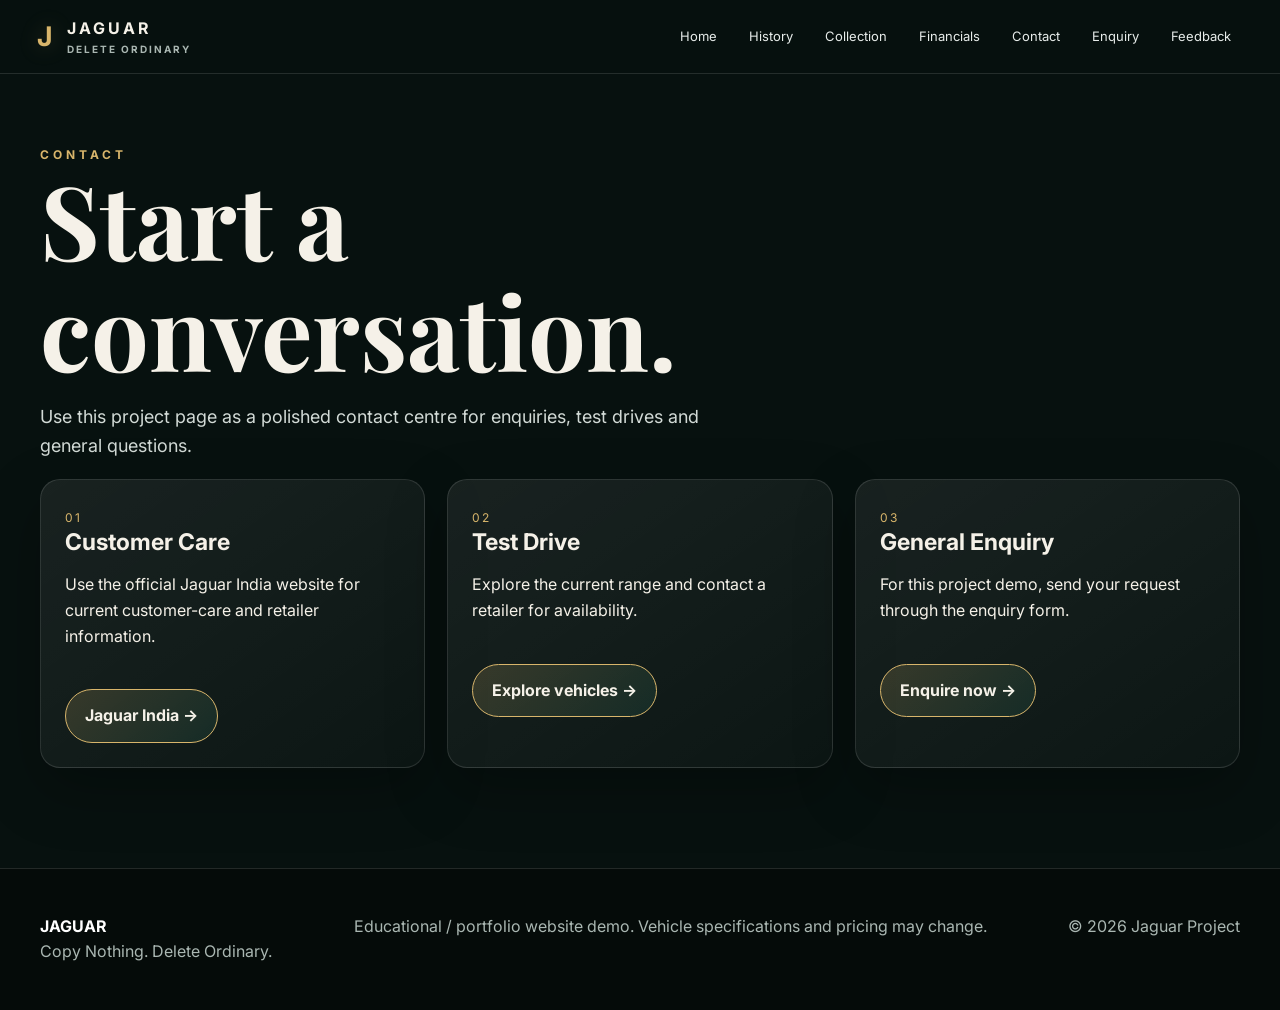
<file: Contact us.html>
<!DOCTYPE html>
<html lang="en">
<head>
<meta charset="UTF-8"><meta name="viewport" content="width=device-width,initial-scale=1.0">
<title>Contact us | Jaguar</title><link rel="stylesheet" href="style.css">
<link rel="icon" type="image/png" href="favicon.png">
</head><body>
<nav class="nav"><div class="nav-inner">
<a class="brand" href="Main.html"><span class="leaper">J</span><span>JAGUAR<small>DELETE ORDINARY</small></span></a>
<button class="menu" aria-label="Menu">☰</button>
<div class="nav-links">
<a href="index.html">Home</a><a href="History.html">History</a><a href="Collection.html">Collection</a>
<a href="Financial Information.html">Financials</a><a href="Contact us.html">Contact</a>
<a href="Enquiry.html">Enquiry</a><a href="feedback.html">Feedback</a>
</div></div></nav>

<section class="section" style="padding-top:145px"><div class="container reveal">
<div class="eyebrow">CONTACT</div><h1>Start a conversation.</h1><p class="lead">Use this project page as a polished contact centre for enquiries, test drives and general questions.</p>
<div class="grid">
<div class="card"><div class="card-body"><span class="meta">01</span><h3>Customer Care</h3><p>Use the official Jaguar India website for current customer-care and retailer information.</p><a class="btn" href="https://www.jaguar.com/en-in/" target="_blank">Jaguar India →</a></div></div>
<div class="card"><div class="card-body"><span class="meta">02</span><h3>Test Drive</h3><p>Explore the current range and contact a retailer for availability.</p><a class="btn" href="https://www.jaguar.com/en-in/jdx/jaguar-range/index.html" target="_blank">Explore vehicles →</a></div></div>
<div class="card"><div class="card-body"><span class="meta">03</span><h3>General Enquiry</h3><p>For this project demo, send your request through the enquiry form.</p><a class="btn" href="Enquiry.html">Enquire now →</a></div></div>
</div></div></section>

<footer class="footer"><div class="footer-inner">
<div><b>JAGUAR</b><br>Copy Nothing. Delete Ordinary.</div>
<div>Educational / portfolio website demo. Vehicle specifications and pricing may change.</div>
<div>© 2026 Jaguar Project</div>
</div></footer>
<script src="script.js"></script></body></html>
</file>
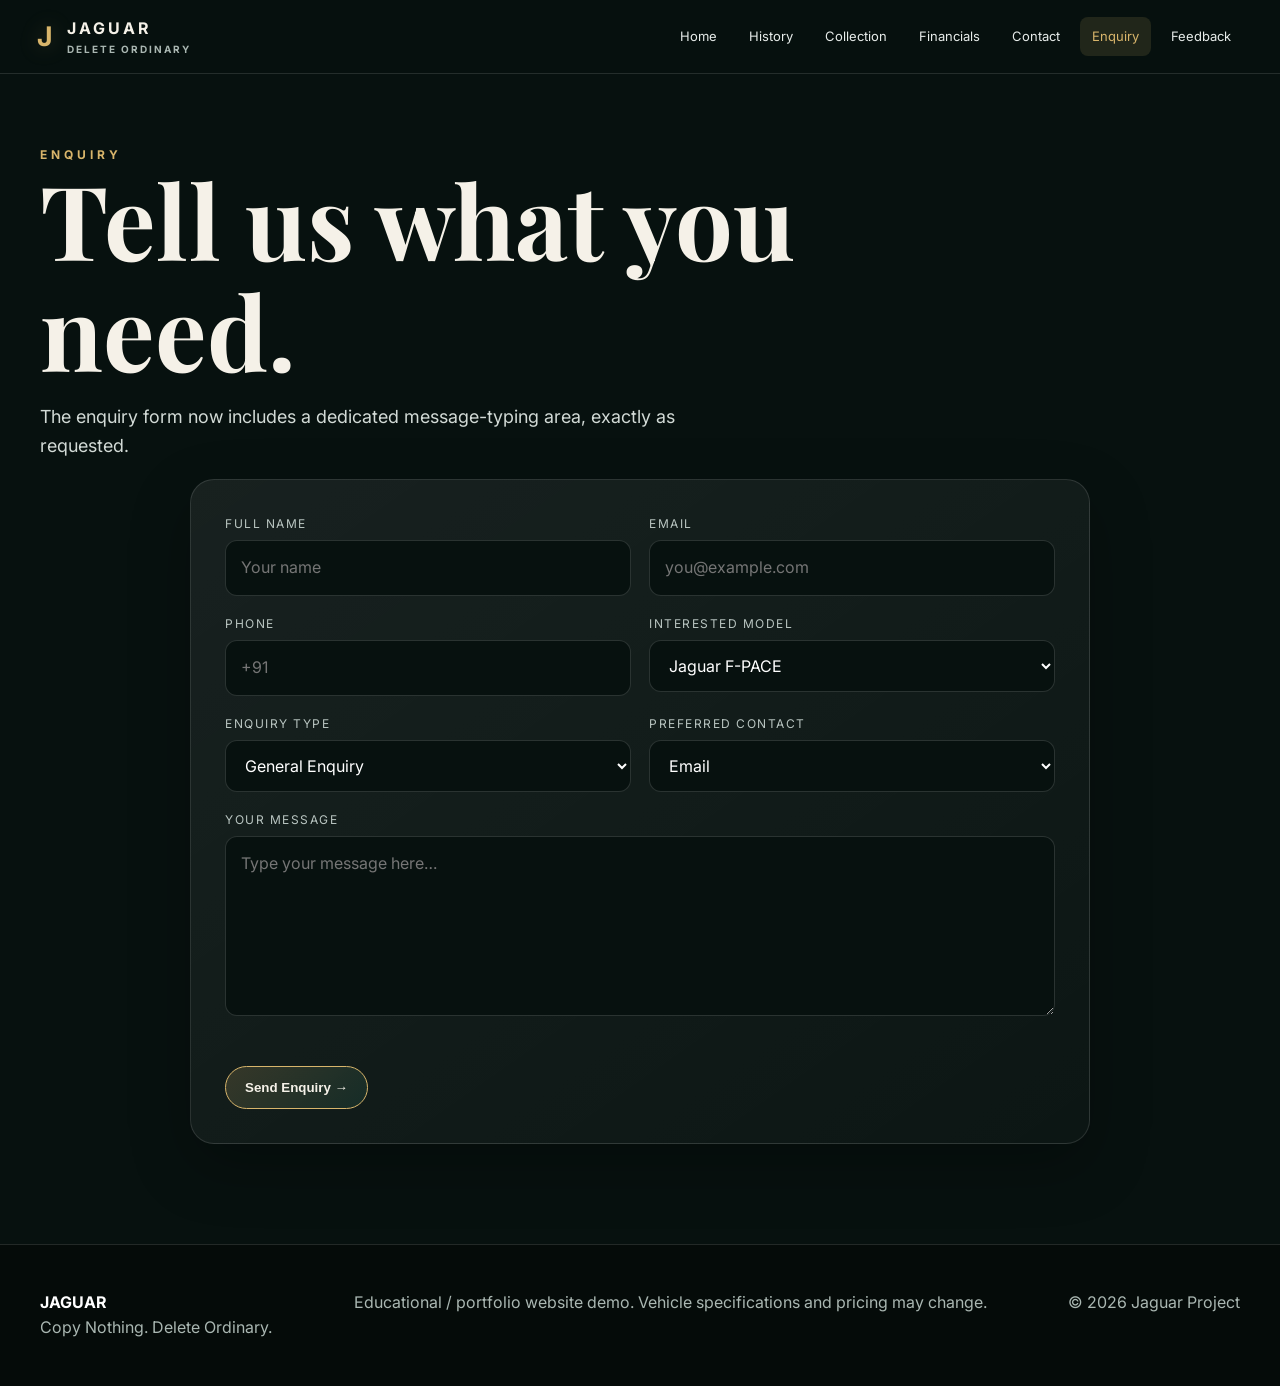
<file: Enquiry.html>
<!DOCTYPE html>
<html lang="en">
<head>
<meta charset="UTF-8"><meta name="viewport" content="width=device-width,initial-scale=1.0">
<title>Enquiry | Jaguar</title><link rel="stylesheet" href="style.css">
<link rel="icon" type="image/png" href="favicon.png">
</head><body>
<nav class="nav"><div class="nav-inner">
<a class="brand" href="Main.html"><span class="leaper">J</span><span>JAGUAR<small>DELETE ORDINARY</small></span></a>
<button class="menu" aria-label="Menu">☰</button>
<div class="nav-links">
<a href="index.html">Home</a><a href="History.html">History</a><a href="Collection.html">Collection</a>
<a href="Financial Information.html">Financials</a><a href="Contact us.html">Contact</a>
<a href="Enquiry.html">Enquiry</a><a href="feedback.html">Feedback</a>
</div></div></nav>

<section class="section" style="padding-top:145px"><div class="container">
<div class="reveal"><div class="eyebrow">ENQUIRY</div><h1>Tell us what you need.</h1><p class="lead">The enquiry form now includes a dedicated message-typing area, exactly as requested.</p></div>
<form class="form demo-form reveal">
<div class="form-grid">
<div><label>Full Name</label><input required placeholder="Your name"></div>
<div><label>Email</label><input required type="email" placeholder="you@example.com"></div>
<div><label>Phone</label><input placeholder="+91"></div>
<div><label>Interested Model</label><select><option>Jaguar F-PACE</option><option>Jaguar I-PACE</option><option>Jaguar F-TYPE</option><option>Jaguar XF</option><option>Jaguar Type 00</option><option>Other</option></select></div>
<div><label>Enquiry Type</label><select><option>General Enquiry</option><option>Test Drive</option><option>Vehicle Information</option><option>Service</option><option>Feedback</option></select></div>
<div><label>Preferred Contact</label><select><option>Email</option><option>Phone</option></select></div>
<div class="full"><label>Your Message</label><textarea required placeholder="Type your message here…"></textarea></div>
<div class="full"><button class="btn" type="submit">Send Enquiry →</button><div class="notice"></div></div>
</div></form>
</div></section>

<footer class="footer"><div class="footer-inner">
<div><b>JAGUAR</b><br>Copy Nothing. Delete Ordinary.</div>
<div>Educational / portfolio website demo. Vehicle specifications and pricing may change.</div>
<div>© 2026 Jaguar Project</div>
</div></footer>
<script src="script.js"></script></body></html>
</file>
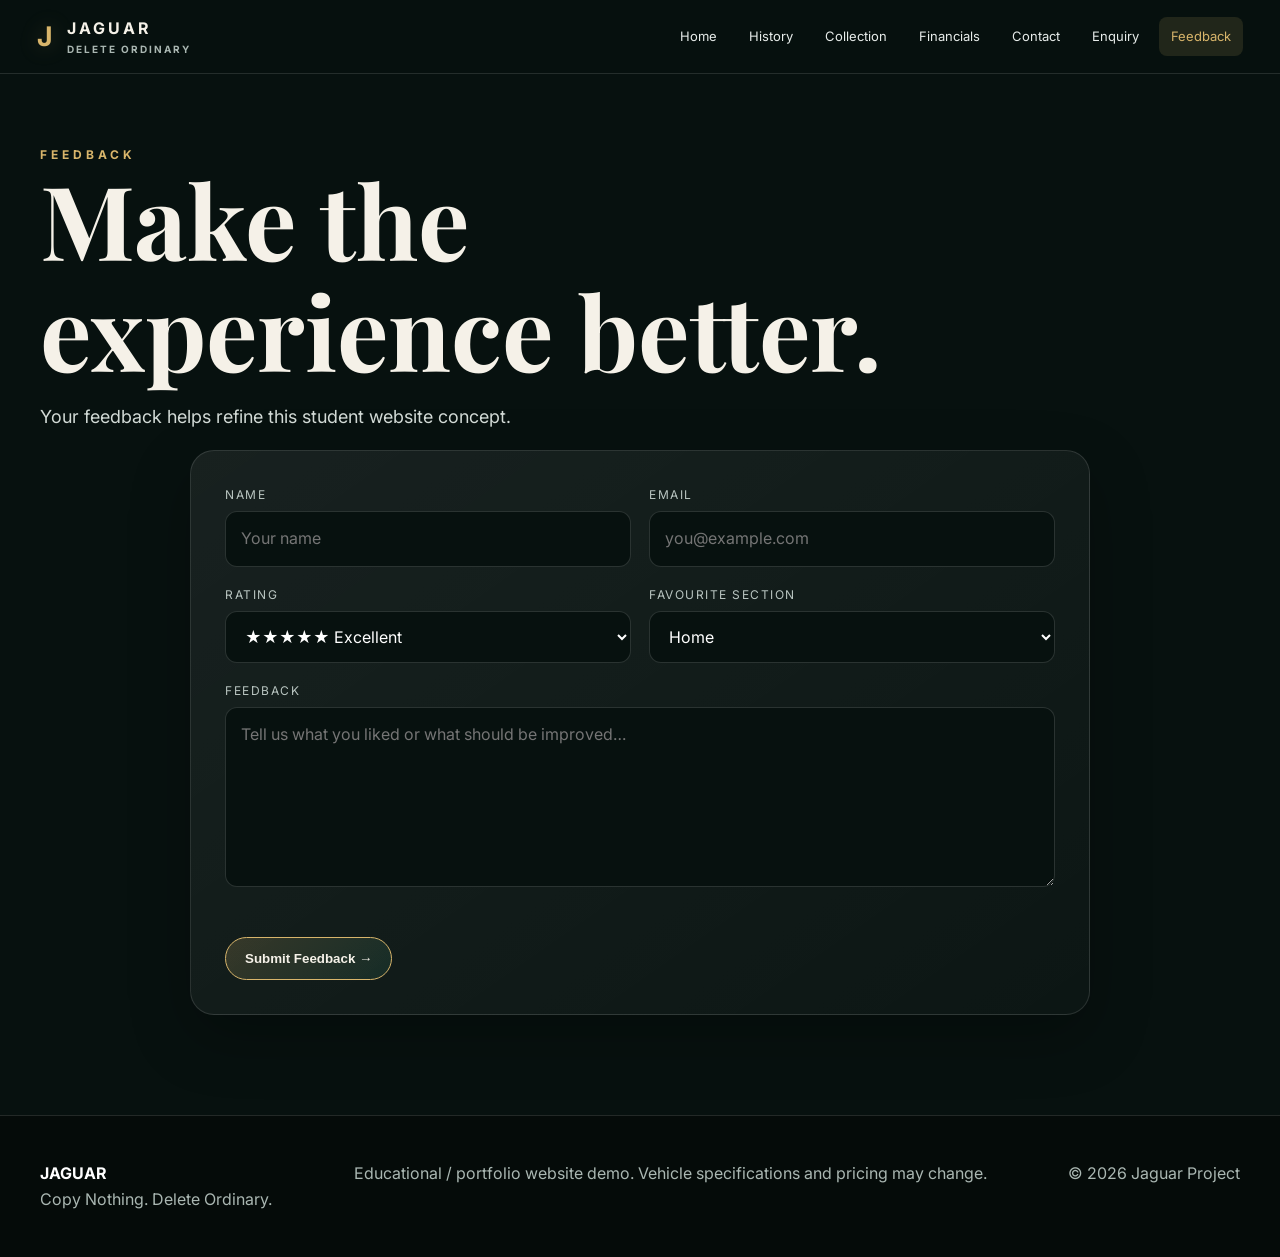
<file: feedback.html>
<!DOCTYPE html>
<html lang="en">
<head>
<meta charset="UTF-8"><meta name="viewport" content="width=device-width,initial-scale=1.0">
<title>Feedback | Jaguar</title><link rel="stylesheet" href="style.css">
<link rel="icon" type="image/png" href="favicon.png">
</head><body>
<nav class="nav"><div class="nav-inner">
<a class="brand" href="Main.html"><span class="leaper">J</span><span>JAGUAR<small>DELETE ORDINARY</small></span></a>
<button class="menu" aria-label="Menu">☰</button>
<div class="nav-links">
<a href="Main.html">Home</a><a href="History.html">History</a><a href="Collection.html">Collection</a>
<a href="Financial Information.html">Financials</a><a href="Contact us.html">Contact</a>
<a href="Enquiry.html">Enquiry</a><a href="feedback.html">Feedback</a>
</div></div></nav>

<section class="section" style="padding-top:145px"><div class="container">
<div class="reveal"><div class="eyebrow">FEEDBACK</div><h1>Make the experience better.</h1><p class="lead">Your feedback helps refine this student website concept.</p></div>
<form class="form demo-form reveal">
<div class="form-grid">
<div><label>Name</label><input placeholder="Your name"></div>
<div><label>Email</label><input type="email" placeholder="you@example.com"></div>
<div><label>Rating</label><select><option>★★★★★ Excellent</option><option>★★★★ Very Good</option><option>★★★ Good</option><option>★★ Needs Improvement</option><option>★ Poor</option></select></div>
<div><label>Favourite section</label><select><option>Home</option><option>Collection</option><option>History</option><option>Videos & animations</option><option>Enquiry</option></select></div>
<div class="full"><label>Feedback</label><textarea required placeholder="Tell us what you liked or what should be improved…"></textarea></div>
<div class="full"><button class="btn" type="submit">Submit Feedback →</button><div class="notice"></div></div>
</div></form></div></section>

<footer class="footer"><div class="footer-inner">
<div><b>JAGUAR</b><br>Copy Nothing. Delete Ordinary.</div>
<div>Educational / portfolio website demo. Vehicle specifications and pricing may change.</div>
<div>© 2026 Jaguar Project</div>
</div></footer>
<script src="script.js"></script></body></html>
</file>
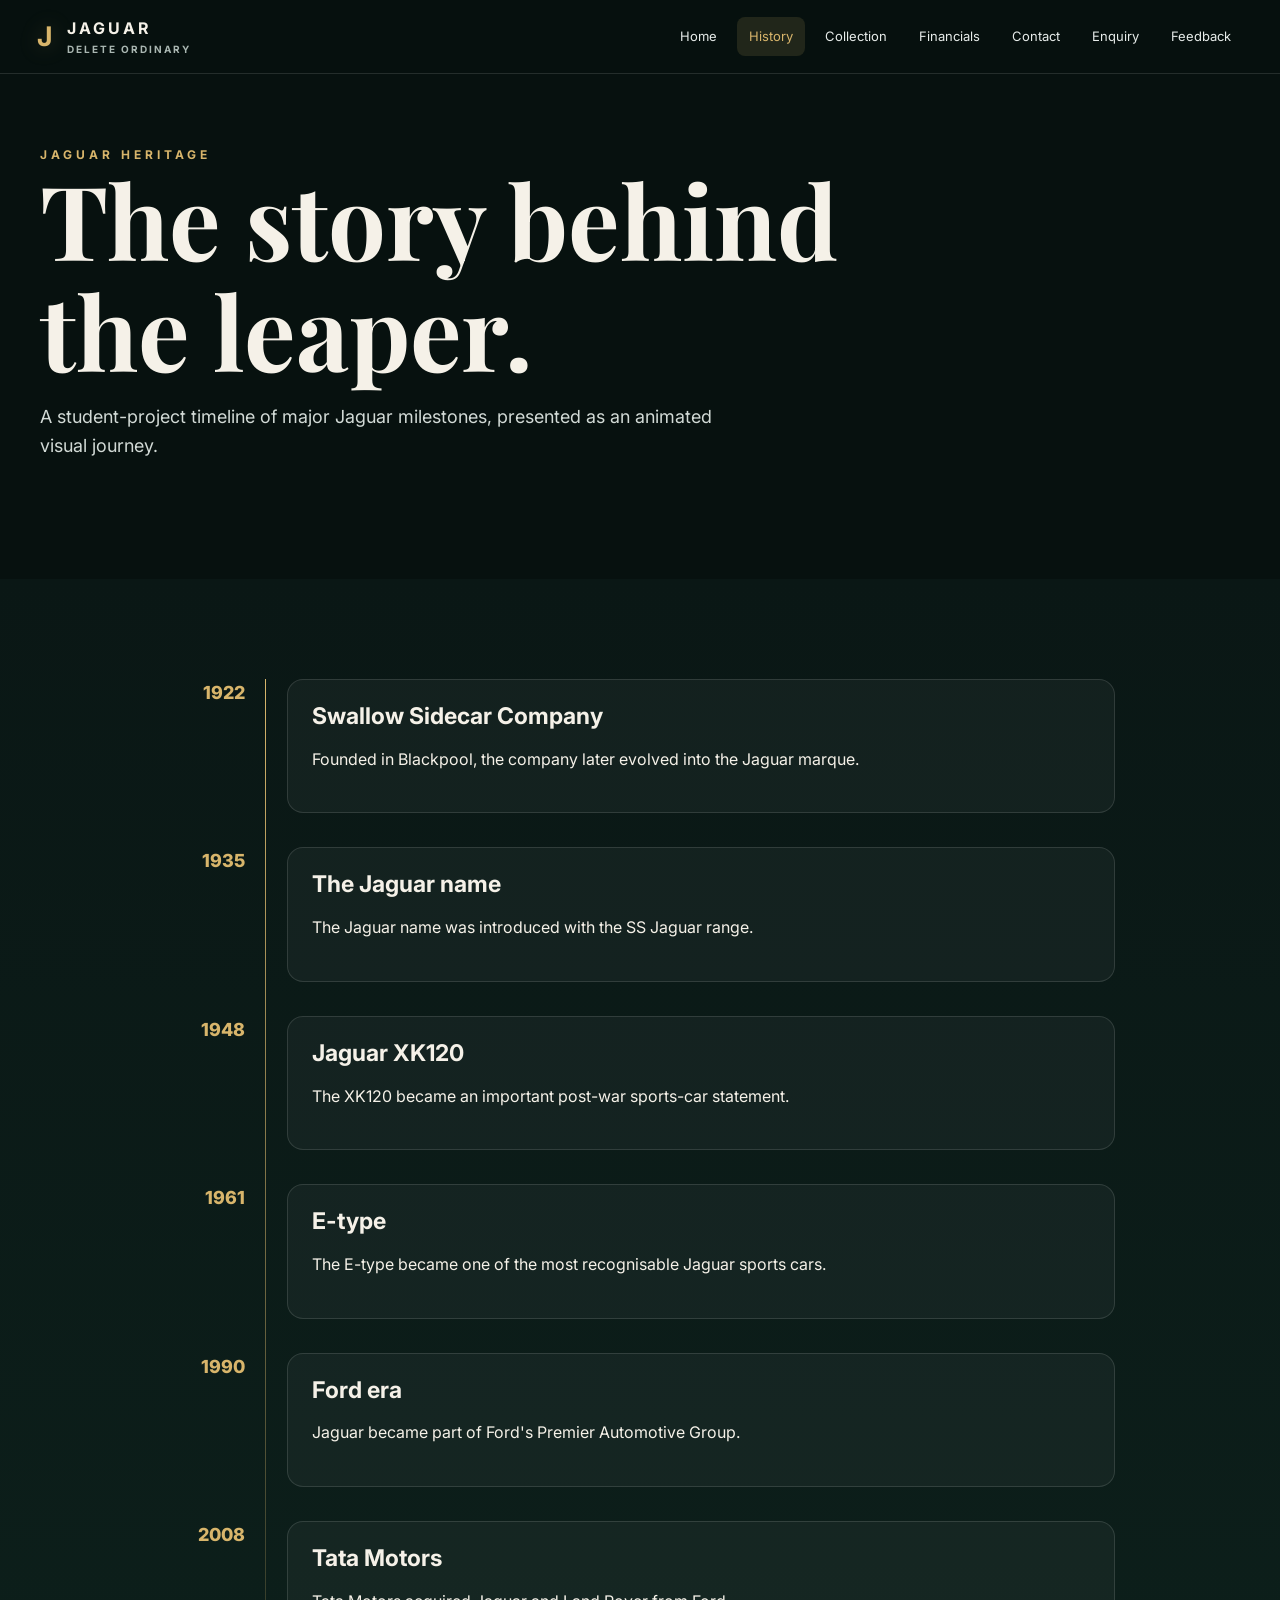
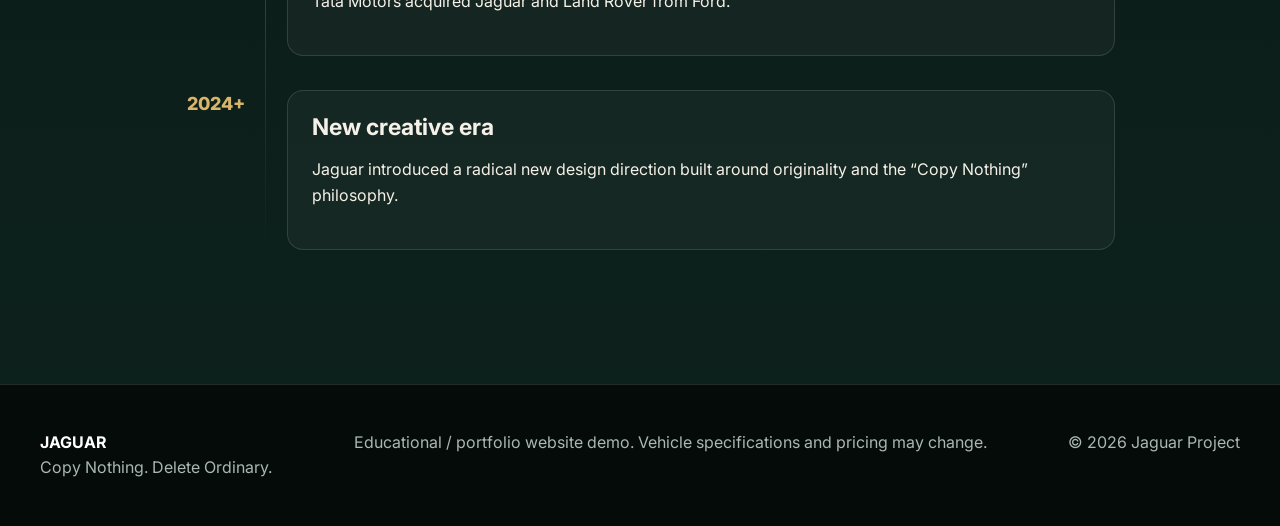
<file: History.html>
<!DOCTYPE html>
<html lang="en">
<head>
<meta charset="UTF-8"><meta name="viewport" content="width=device-width,initial-scale=1.0">
<title>History | Jaguar</title><link rel="stylesheet" href="style.css">
<link rel="icon" type="image/png" href="favicon.png">
</head><body>
<nav class="nav"><div class="nav-inner">
<a class="brand" href="Main.html"><span class="leaper">J</span><span>JAGUAR<small>DELETE ORDINARY</small></span></a>
<button class="menu" aria-label="Menu">☰</button>
<div class="nav-links">
<a href="index.html">Home</a><a href="History.html">History</a><a href="Collection.html">Collection</a>
<a href="Financial Information.html">Financials</a><a href="Contact us.html">Contact</a>
<a href="Enquiry.html">Enquiry</a><a href="feedback.html">Feedback</a>
</div></div></nav>

<section class="section" style="padding-top:145px">
<div class="container reveal"><div class="eyebrow">JAGUAR HERITAGE</div><h1>The story behind the leaper.</h1><p class="lead">A student-project timeline of major Jaguar milestones, presented as an animated visual journey.</p></div>
</section>
<section class="section alt"><div class="container timeline">
<div class="timeline-item reveal"><div class="year">1922</div><div class="timeline-box"><h3>Swallow Sidecar Company</h3><p>Founded in Blackpool, the company later evolved into the Jaguar marque.</p></div></div>
<div class="timeline-item reveal"><div class="year">1935</div><div class="timeline-box"><h3>The Jaguar name</h3><p>The Jaguar name was introduced with the SS Jaguar range.</p></div></div>
<div class="timeline-item reveal"><div class="year">1948</div><div class="timeline-box"><h3>Jaguar XK120</h3><p>The XK120 became an important post-war sports-car statement.</p></div></div>
<div class="timeline-item reveal"><div class="year">1961</div><div class="timeline-box"><h3>E-type</h3><p>The E-type became one of the most recognisable Jaguar sports cars.</p></div></div>
<div class="timeline-item reveal"><div class="year">1990</div><div class="timeline-box"><h3>Ford era</h3><p>Jaguar became part of Ford's Premier Automotive Group.</p></div></div>
<div class="timeline-item reveal"><div class="year">2008</div><div class="timeline-box"><h3>Tata Motors</h3><p>Tata Motors acquired Jaguar and Land Rover from Ford.</p></div></div>
<div class="timeline-item reveal"><div class="year">2024+</div><div class="timeline-box"><h3>New creative era</h3><p>Jaguar introduced a radical new design direction built around originality and the “Copy Nothing” philosophy.</p></div></div>
</div></section>

<footer class="footer"><div class="footer-inner">
<div><b>JAGUAR</b><br>Copy Nothing. Delete Ordinary.</div>
<div>Educational / portfolio website demo. Vehicle specifications and pricing may change.</div>
<div>© 2026 Jaguar Project</div>
</div></footer>
<script src="script.js"></script></body></html>
</file>
<file: style.css>
@import url('https://fonts.googleapis.com/css2?family=Inter:wght@400;500;600;700&family=Playfair+Display:wght@600;700&display=swap');

:root{
  --ink:#07110f;
  --deep:#0a1715;
  --forest:#102d26;
  --green:#17483c;
  --jade:#2b7a68;
  --gold:#d8b56b;
  --cream:#f5f1e8;
  --white:#fff;
  --muted:#aab7b2;
  --line:rgba(255,255,255,.12);
  --shadow:0 22px 60px rgba(0,0,0,.28);
}
*{box-sizing:border-box}
html{scroll-behavior:smooth}
body{
  margin:0;background:var(--ink);color:var(--cream);
  font-family:Inter,Arial,sans-serif;line-height:1.6;overflow-x:hidden
}
a{color:inherit;text-decoration:none}
img{max-width:100%;display:block}
.nav{
  position:fixed;top:0;left:0;right:0;z-index:50;
  background:rgba(7,17,15,.78);backdrop-filter:blur(16px);
  border-bottom:1px solid var(--line)
}
.nav-inner{max-width:1250px;margin:auto;display:flex;align-items:center;justify-content:space-between;padding:15px 22px}
.brand{display:flex;align-items:center;gap:12px;font-weight:700;letter-spacing:3px}
.leaper{font-size:27px;color:var(--gold);filter:drop-shadow(0 0 10px rgba(216,181,107,.25))}
.brand small{font-size:10px;color:var(--muted);display:block;letter-spacing:2px}
.nav-links{display:flex;gap:8px;align-items:center}
.nav-links a{padding:9px 12px;border-radius:8px;font-size:13px;color:#e7ecea;transition:.25s}
.nav-links a:hover,.nav-links a.active{background:rgba(216,181,107,.13);color:var(--gold)}
.menu{display:none;border:0;background:none;color:white;font-size:25px}
.hero{
  min-height:100vh;position:relative;display:grid;place-items:center;
  overflow:hidden;background:#030706
}
.hero video{position:absolute;inset:0;width:100%;height:100%;object-fit:cover;opacity:.48}
.hero::after{content:"";position:absolute;inset:0;background:linear-gradient(90deg,rgba(3,7,6,.88),rgba(3,7,6,.36),rgba(3,7,6,.72))}
.hero-content{position:relative;z-index:2;max-width:1200px;width:100%;padding:145px 24px 90px}
.eyebrow{color:var(--gold);letter-spacing:4px;text-transform:uppercase;font-size:12px;font-weight:700}
h1,h2,h3{line-height:1.08;margin:0 0 18px}
h1{font-family:"Playfair Display",serif;font-size:clamp(50px,8vw,104px);max-width:900px}
h2{font-family:"Playfair Display",serif;font-size:clamp(35px,5vw,64px)}
h3{font-size:23px}
.lead{font-size:18px;color:#d2dad6;max-width:680px}
.btn{
  display:inline-flex;align-items:center;gap:10px;margin-top:24px;
  padding:13px 19px;border:1px solid var(--gold);color:var(--cream);
  background:linear-gradient(135deg,rgba(216,181,107,.18),rgba(43,122,104,.18));
  border-radius:999px;font-weight:700;transition:.3s
}
.btn:hover{transform:translateY(-3px);box-shadow:0 12px 35px rgba(216,181,107,.15);background:var(--gold);color:var(--ink)}
.section{padding:100px 22px;position:relative}
.section.alt{background:linear-gradient(180deg,#0a1715,#0d211c)}
.container{max-width:1200px;margin:auto}
.section-head{display:flex;justify-content:space-between;gap:30px;align-items:end;margin-bottom:45px}
.grid{display:grid;grid-template-columns:repeat(3,1fr);gap:22px}
.card{
  background:linear-gradient(145deg,rgba(255,255,255,.075),rgba(255,255,255,.025));
  border:1px solid var(--line);border-radius:20px;overflow:hidden;
  box-shadow:var(--shadow);transition:.35s;position:relative
}
.card:hover{transform:translateY(-8px);border-color:rgba(216,181,107,.45)}
.card img{height:240px;width:100%;object-fit:cover}
.card-body{padding:24px}
.meta{color:var(--gold);font-size:12px;text-transform:uppercase;letter-spacing:2px}
.specs{display:grid;grid-template-columns:1fr 1fr;gap:10px;margin-top:18px}
.spec{padding:12px;border:1px solid var(--line);border-radius:12px;background:rgba(0,0,0,.14)}
.spec b{display:block;color:#fff}.spec span{font-size:12px;color:var(--muted)}
.stats{display:grid;grid-template-columns:repeat(4,1fr);gap:15px;margin-top:35px}
.stat{padding:25px;border-left:2px solid var(--gold);background:rgba(255,255,255,.035)}
.stat strong{font-size:28px;color:white;display:block}
.timeline{position:relative;max-width:950px;margin:auto}
.timeline:before{content:"";position:absolute;left:100px;top:0;bottom:0;width:1px;background:linear-gradient(var(--gold),transparent)}
.timeline-item{display:grid;grid-template-columns:80px 1fr;gap:42px;margin:0 0 34px}
.year{font-weight:800;color:var(--gold);font-size:18px;text-align:right}
.timeline-box{padding:24px;border:1px solid var(--line);border-radius:16px;background:rgba(255,255,255,.04)}
.video-wrap{border-radius:24px;overflow:hidden;border:1px solid var(--line);box-shadow:var(--shadow);aspect-ratio:16/9;background:#000}
.video-wrap iframe{width:100%;height:100%;border:0}
.split{display:grid;grid-template-columns:1fr 1fr;gap:45px;align-items:center}
.image-panel{border-radius:24px;overflow:hidden;border:1px solid var(--line);box-shadow:var(--shadow)}
.image-panel img{min-height:430px;object-fit:cover}
.quote{font-family:"Playfair Display",serif;font-size:32px;line-height:1.25;color:white;border-left:3px solid var(--gold);padding-left:25px}
.form{
  max-width:900px;margin:auto;padding:34px;border:1px solid var(--line);
  background:linear-gradient(145deg,rgba(255,255,255,.07),rgba(255,255,255,.025));
  border-radius:24px;box-shadow:var(--shadow)
}
.form-grid{display:grid;grid-template-columns:1fr 1fr;gap:18px}
label{display:block;font-size:12px;text-transform:uppercase;letter-spacing:1.5px;color:#b9c5c1;margin-bottom:7px}
input,select,textarea{
  width:100%;padding:14px 15px;border:1px solid rgba(255,255,255,.14);
  background:#07110f;color:white;border-radius:12px;outline:none;font:inherit;
  transition:.2s
}
input:focus,select:focus,textarea:focus{border-color:var(--gold);box-shadow:0 0 0 3px rgba(216,181,107,.08)}
textarea{min-height:180px;resize:vertical}
.full{grid-column:1/-1}
.footer{padding:45px 22px;border-top:1px solid var(--line);background:#050b09;color:#aab7b2}
.footer-inner{max-width:1200px;margin:auto;display:flex;justify-content:space-between;gap:25px;flex-wrap:wrap}
.footer b{color:white}
.reveal{opacity:0;transform:translateY(28px);transition:opacity .8s ease,transform .8s ease}
.reveal.show{opacity:1;transform:none}
.glow{position:absolute;width:300px;height:300px;background:rgba(43,122,104,.18);filter:blur(100px);border-radius:50%;pointer-events:none}
.search{margin-bottom:25px}
.notice{display:none;padding:14px 16px;border-radius:12px;background:rgba(43,122,104,.18);border:1px solid rgba(43,122,104,.45);color:#d9f2e9;margin-top:18px}
.badge{display:inline-block;padding:5px 9px;border-radius:999px;background:rgba(216,181,107,.13);color:var(--gold);font-size:11px}
@media(max-width:900px){
  .nav-links{display:none;position:absolute;top:66px;left:0;right:0;background:#07110f;flex-direction:column;padding:15px}
  .nav-links.open{display:flex}.menu{display:block}.grid{grid-template-columns:1fr 1fr}
  .stats{grid-template-columns:1fr 1fr}.split{grid-template-columns:1fr}.section-head{display:block}
}
@media(max-width:620px){
  .grid,.form-grid,.stats{grid-template-columns:1fr}.full{grid-column:auto}
  .timeline:before{left:56px}.timeline-item{grid-template-columns:45px 1fr;gap:25px}
  .year{font-size:14px}.hero-content{padding-top:125px}
}
</file>
